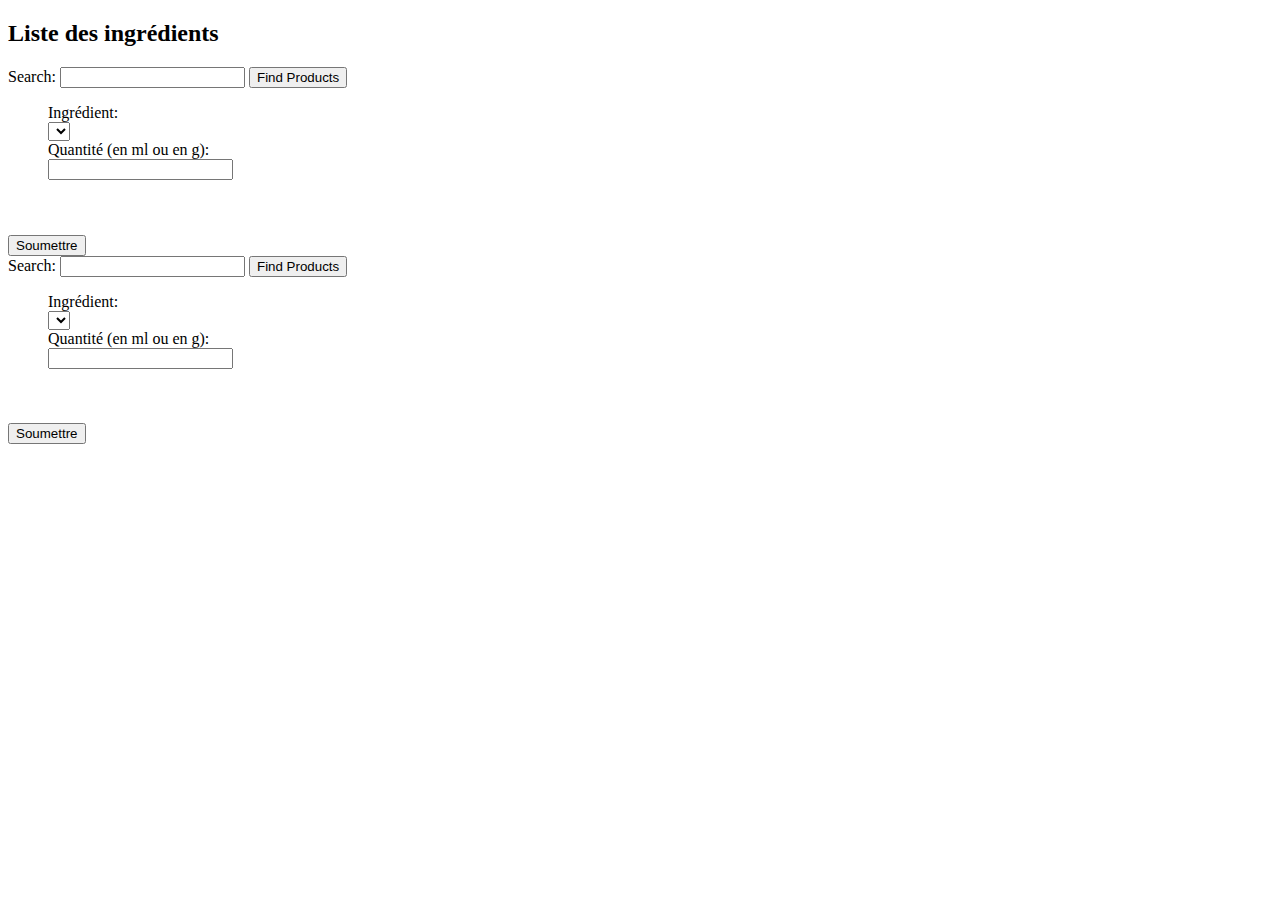
<file: index.html>
<!DOCTYPE html>
<html lang="en">
<head>
    <meta charset="UTF-8">
    <title>Tinder for food</title>
    <script src="fetch_food_api.js"></script>
    <link type="text/css" href="index_style.css">
</head>
<body>
    <!--<div id="main_content">
        <ul id="products_list">

        </ul>
    </div>   -->

    <h2>Liste des ingrédients</h2>

    <form>

    </form >
    Search:
    <input id="search_ingredient_1" type="text">
    <input type="button" value="Find Products" onclick="get_product_list('ingredient_1');" >
    <form>
        <ul>
            Ingrédient:<br>
            <select id = "ingredient_1" >
            </select>
            <br>
            Quantité (en ml ou en g):<br>
            <input id ="quantity_1" type="number" >
            <h3 id="result_1"></h3>
        </ul>
        <br><br>
        <input type="button" id="_1" value="Soumettre" onclick="submitForm('_1');" >
    </form>

    </form >
    Search:
    <input id="search_ingredient_2" type="text">
    <input type="button" value="Find Products" onclick="get_product_list('ingredient_2');" >
    <form>
        <ul>
            Ingrédient:<br>
            <select id = "ingredient_2" >
            </select>
            <br>
            Quantité (en ml ou en g):<br>
            <input id ="quantity_2" type="number" >
            <h3 id="result_2"></h3>
        </ul>
        <br><br>
        <input type="button" id="_2" value="Soumettre" onclick="submitForm('_2');" >
    </form>


</body>
</html>
</file>
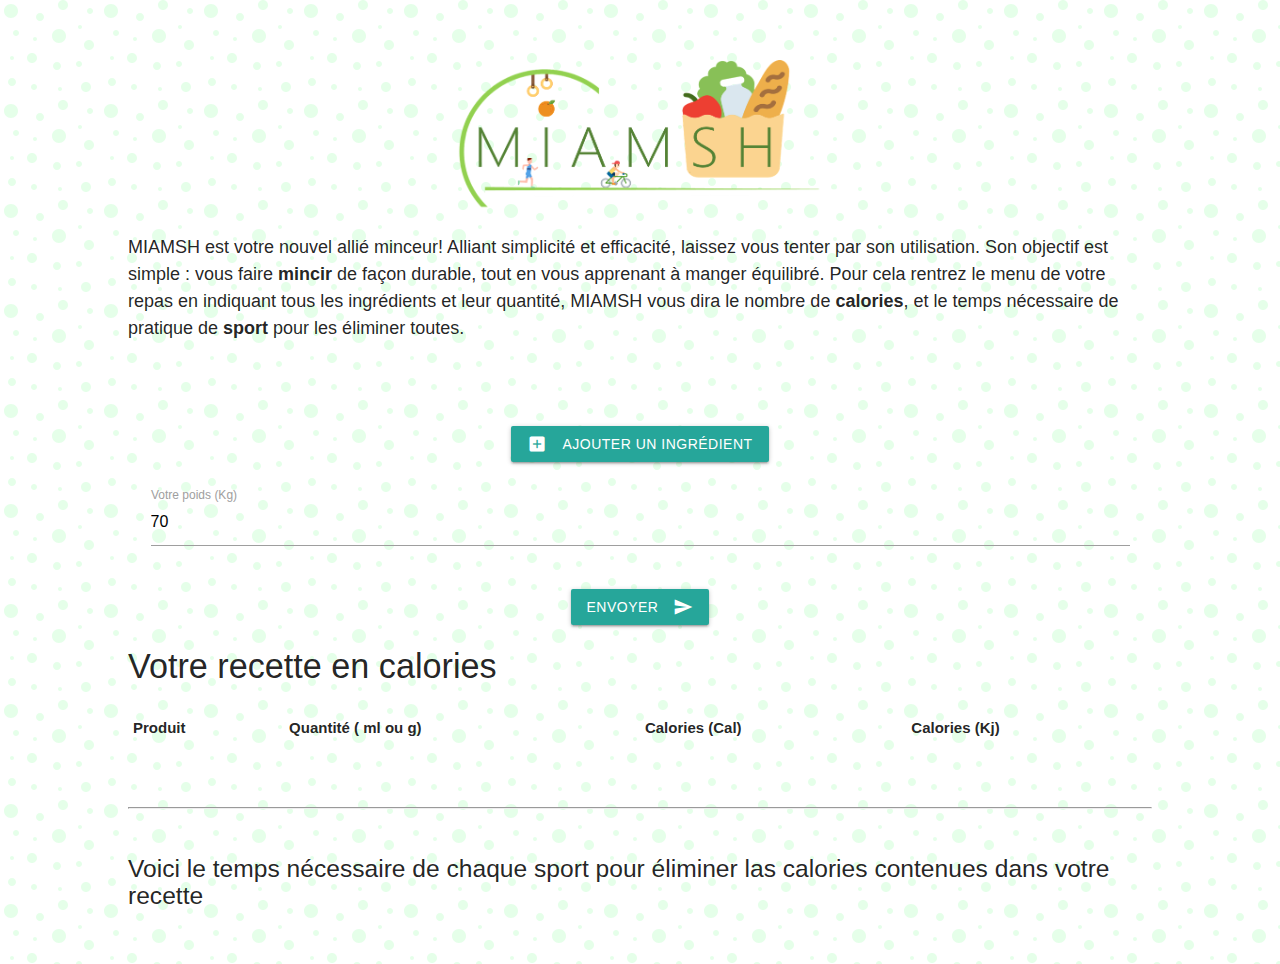
<file: Acceuil.html>
<!DOCTYPE html>
  <html>
    <head>
        <!-- Importing some style -->
        <link type="text/css" rel="stylesheet" href="css/mainStyle.css">
        <!--Import Google Icon Font-->
        <link href="https://fonts.googleapis.com/icon?family=Material+Icons" rel="stylesheet">
        <!--Import materialize.css-->
        <link type="text/css" rel="stylesheet" href="css/materialize.min.css"  media="screen,projection"/>

        <!--Let browser know website is optimized for mobile-->
        <meta name="viewport" content="width=device-width, initial-scale=1.0"/>

        <!-- Importing scripts so that it works well-->
        <script src="https://ajax.googleapis.com/ajax/libs/jquery/3.3.1/jquery.min.js"></script>
        <script type="text/javascript" src="js/materialize.min.js"></script>
        <script src="fetch_food_api.js"></script>


      <title>MIAMSH</title>

    </head>

    <body>
    	<p align="center">
    	<img src="logo.png"  height=150 =  width=400 ></a>
  		</p>

    	<p class="description">
            MIAMSH est votre nouvel allié minceur! Alliant simplicité et efficacité, laissez vous tenter par son utilisation.
            Son objectif est simple : vous faire <b>mincir</b> de façon durable, tout en vous apprenant à manger équilibré.
            Pour cela rentrez le menu de votre repas en indiquant tous les ingrédients et leur quantité,
            MIAMSH vous dira le nombre de <b>calories</b>, et le temps nécessaire de pratique de <b>sport</b> pour  les éliminer toutes.
        </p>
        <br/>
        <div id="search_ingredient_forms_container">
              <form class="search_ingredient"  id="search_form_ingredient_1">
              </form >

        </div>
        <div class="row">
            <form  id="ingredients_form" class="col s12">

            </form>

        </div>

        <br>
        <div class="center">
            <button  id="add_ingredient" class="btn waves-effect waves-light" type="reset" name="action">Ajouter un ingrédient
                <i class="material-icons left">add_box</i>
            </button>
            <br/>
            <br/>

            <div class="row">
                <form  id="weight_form" class="col s12">
                    <div class="input-field col s12">
                        <input required id="weight_input" value="70"  type="number"  min="5" step="0.01" class="validate">
                        <label for="weight_input">Votre poids (Kg) </label>
                    </div>
                </form>

            </div>

             <button class="btn waves-effect waves-light centere" type="submit" name="action" id="submit_ingredients">Envoyer
                    <i class="material-icons right">send</i>
             </button>
        </div>





        <div id="recipe_calories">
            <h4> Votre recette en calories </h4>
            <h5 id="total_calories_title"></h5>
            <table id="calories_table" class="striped">
                <thead>
                    <tr>
                        <th>Produit</th>
                        <th>Quantité ( ml ou g)</th>
                        <th>Calories (Cal)</th>
                        <th>Calories (Kj)</th>
                    </tr>
                </thead>
                <tbody>

                </tbody>
            </table>
        </div>
        <br/>
        <br/>
        <hr>
        <br/>
        <h5 id="sports_calories_table_title"> Voici le temps nécessaire de chaque sport pour éliminer las calories contenues dans votre recette</h5>
         <div id="calories_sports">


         </div>
    </body>
  </html>
</file>
<file: css/mainStyle.css>
body{
    padding-top: 3.5% !important;
    padding-right: 10% !important;
    padding-left: 10% !important;
    padding-bottom: 3.5% !important;
    margin : auto;
    background-color: #ffffff;
    background-image: url("data:image/svg+xml,%3Csvg width='100' height='100' viewBox='0 0 100 100' xmlns='http://www.w3.org/2000/svg'%3E%3Cpath d='M11 18c3.866 0 7-3.134 7-7s-3.134-7-7-7-7 3.134-7 7 3.134 7 7 7zm48 25c3.866 0 7-3.134 7-7s-3.134-7-7-7-7 3.134-7 7 3.134 7 7 7zm-43-7c1.657 0 3-1.343 3-3s-1.343-3-3-3-3 1.343-3 3 1.343 3 3 3zm63 31c1.657 0 3-1.343 3-3s-1.343-3-3-3-3 1.343-3 3 1.343 3 3 3zM34 90c1.657 0 3-1.343 3-3s-1.343-3-3-3-3 1.343-3 3 1.343 3 3 3zm56-76c1.657 0 3-1.343 3-3s-1.343-3-3-3-3 1.343-3 3 1.343 3 3 3zM12 86c2.21 0 4-1.79 4-4s-1.79-4-4-4-4 1.79-4 4 1.79 4 4 4zm28-65c2.21 0 4-1.79 4-4s-1.79-4-4-4-4 1.79-4 4 1.79 4 4 4zm23-11c2.76 0 5-2.24 5-5s-2.24-5-5-5-5 2.24-5 5 2.24 5 5 5zm-6 60c2.21 0 4-1.79 4-4s-1.79-4-4-4-4 1.79-4 4 1.79 4 4 4zm29 22c2.76 0 5-2.24 5-5s-2.24-5-5-5-5 2.24-5 5 2.24 5 5 5zM32 63c2.76 0 5-2.24 5-5s-2.24-5-5-5-5 2.24-5 5 2.24 5 5 5zm57-13c2.76 0 5-2.24 5-5s-2.24-5-5-5-5 2.24-5 5 2.24 5 5 5zm-9-21c1.105 0 2-.895 2-2s-.895-2-2-2-2 .895-2 2 .895 2 2 2zM60 91c1.105 0 2-.895 2-2s-.895-2-2-2-2 .895-2 2 .895 2 2 2zM35 41c1.105 0 2-.895 2-2s-.895-2-2-2-2 .895-2 2 .895 2 2 2zM12 60c1.105 0 2-.895 2-2s-.895-2-2-2-2 .895-2 2 .895 2 2 2z' fill='%2301ff2a' fill-opacity='0.1' fill-rule='evenodd'/%3E%3C/svg%3E");
}
.description{

    font-size : 1.2rem;
}
.select-dropdown{
    overflow-y: auto !important;
}
</file>
